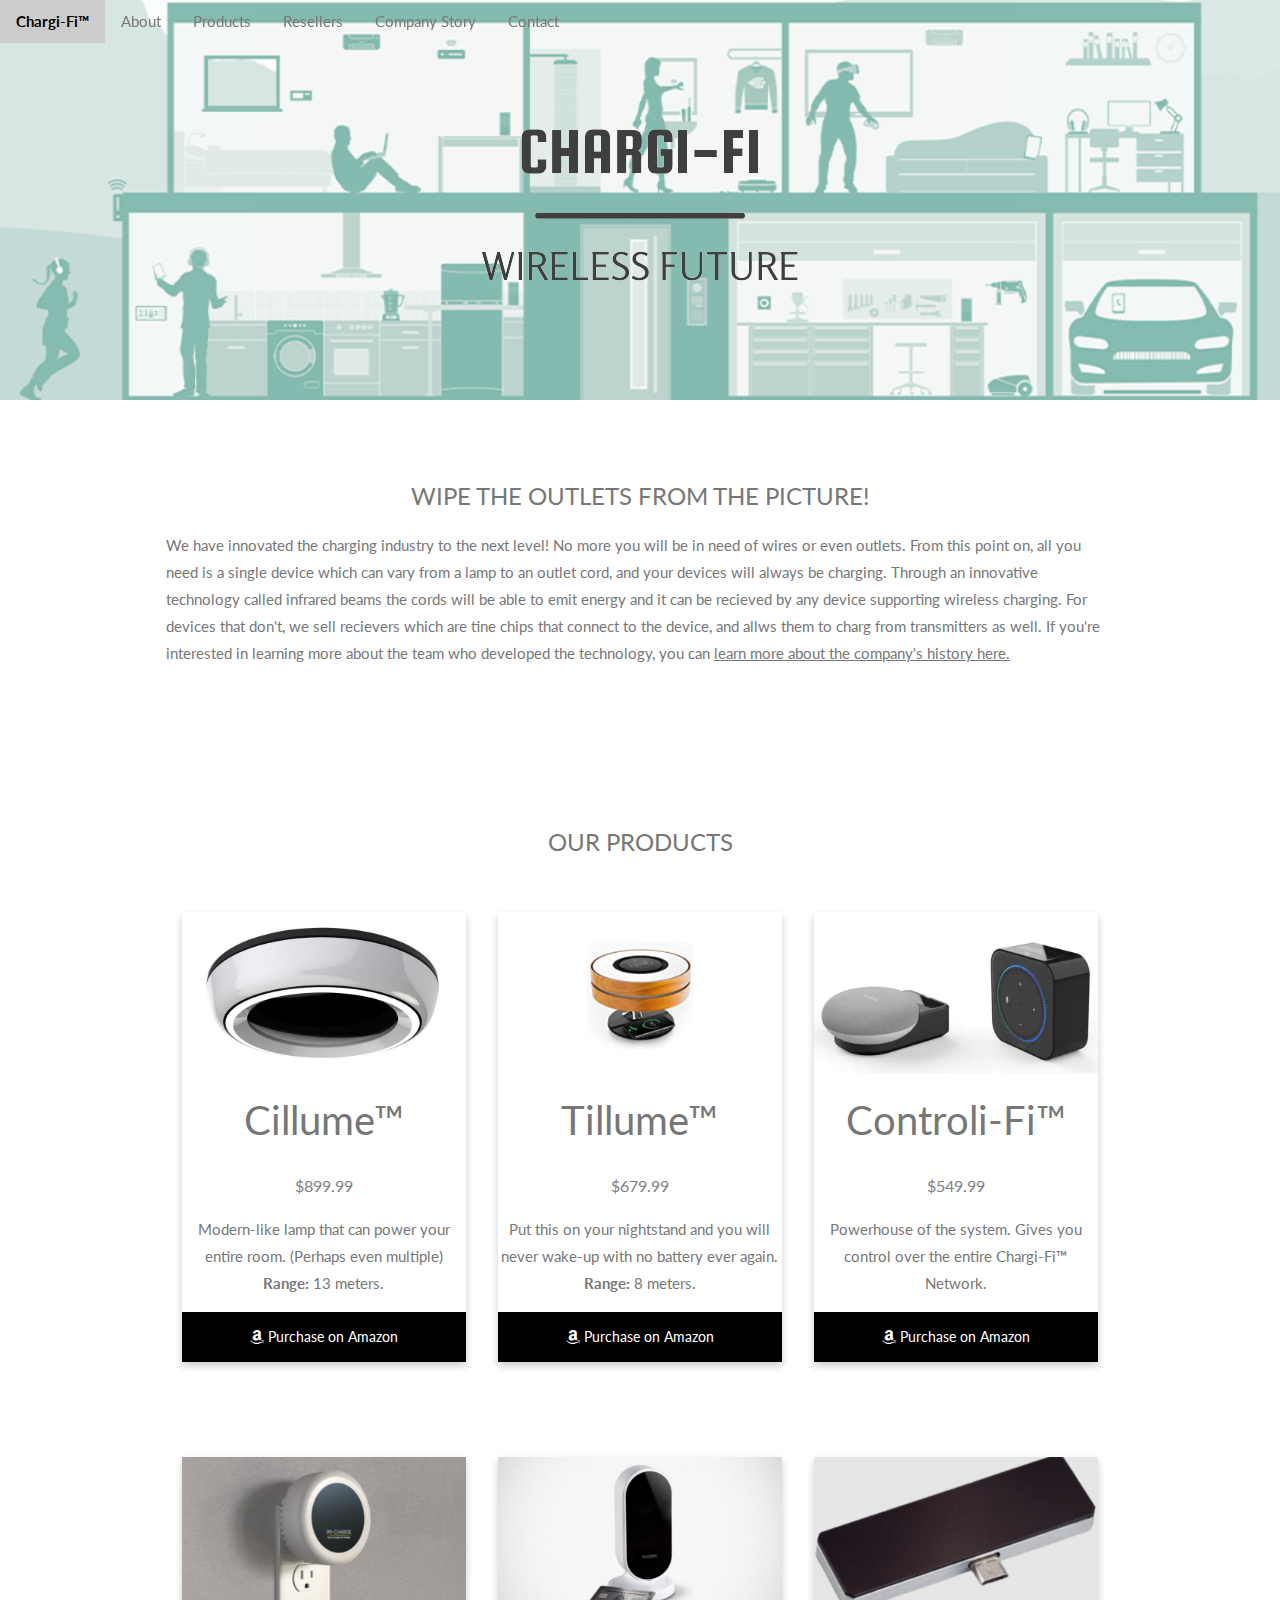
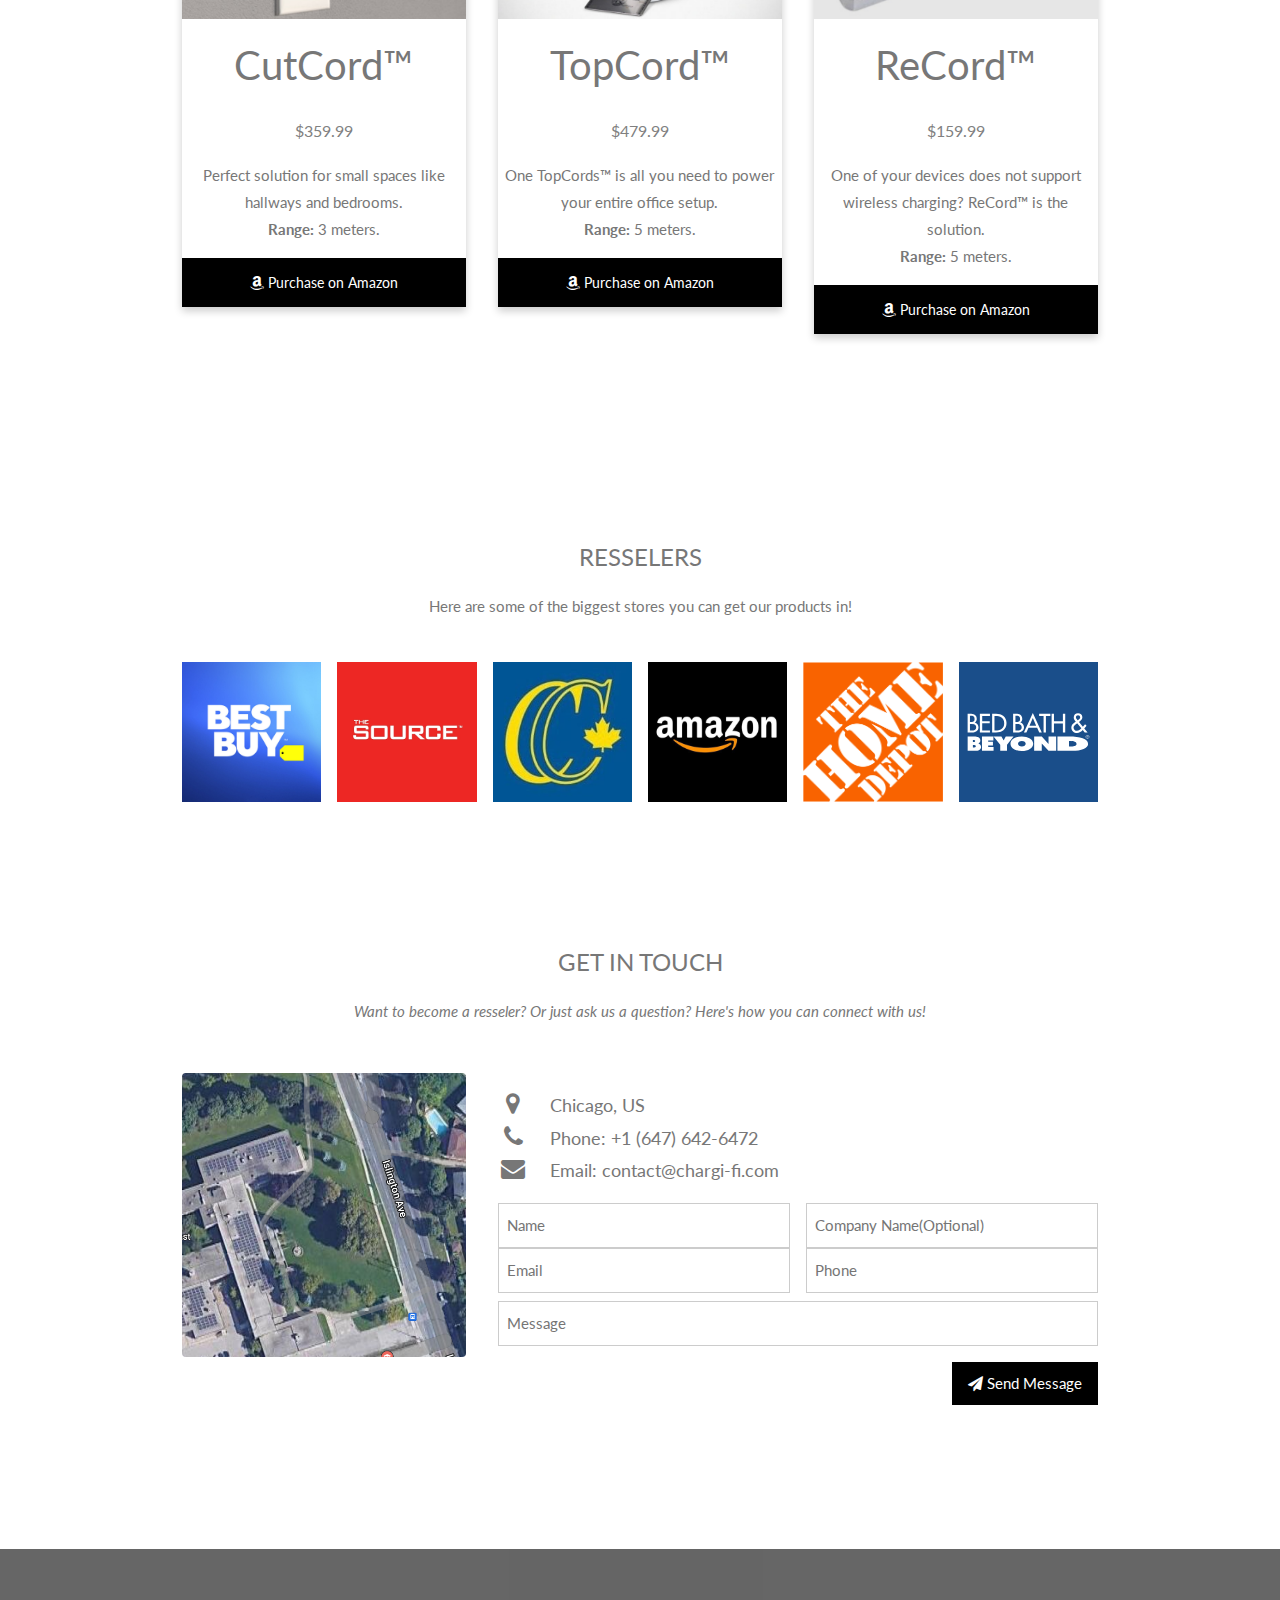
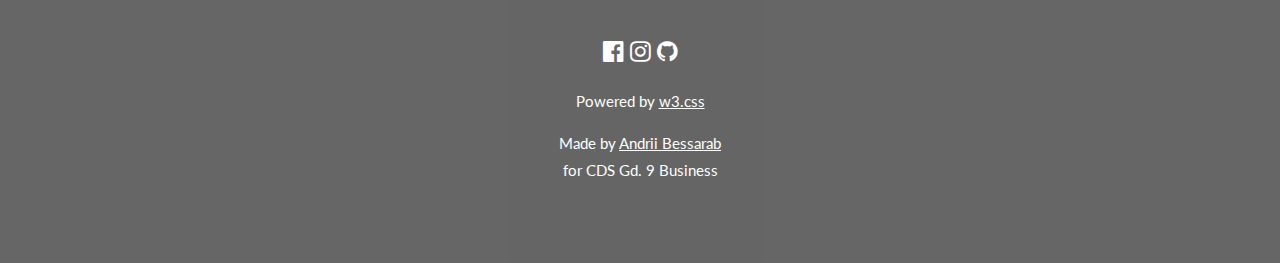
<file: index.html>
<!DOCTYPE html>
<html>
<head>
<title>Chargi-Fi™ | Wireless Future</title>
<link rel="icon" type="image/png" href="./media/logo.png">
<meta charset="UTF-8">
<meta name="viewport" content="width=device-width, initial-scale=1">
<link rel="stylesheet" href="https://www.w3schools.com/w3css/4/w3.css">
<link rel="stylesheet" href="https://fonts.googleapis.com/css?family=Lato">
<link rel="stylesheet" href="https://cdnjs.cloudflare.com/ajax/libs/font-awesome/4.7.0/css/font-awesome.min.css">
<link rel="stylesheet" href="./style.css">
</head>
<body>

<!-- Navbar (sit on top) -->
<div class="w3-top">
  <div class="w3-bar" id="myNavbar">
    <a class="w3-bar-item w3-button w3-hover-black w3-hide-medium w3-hide-large w3-right" href="javascript:void(0);" onclick="toggleFunction()" title="Toggle Navigation Menu">
      <i class="fa fa-bars"></i>
    </a>
    <a href="./index.html" class="w3-bar-item w3-button"><b>Chargi-Fi™</b></a>
    <a href="./index.html#about" class="w3-bar-item w3-button w3-hide-small">About</a>
    <a href="./index.html#products" class="w3-bar-item w3-button w3-hide-small">Products</a>
    <a href="./index.html#resellers" class="w3-bar-item w3-button w3-hide-small">Resellers</a>
    <a href="./company-story.html" class="w3-bar-item w3-button w3-hide-small">Company Story</a>
    <a href="./index.html#contact" class="w3-bar-item w3-button w3-hide-small">Contact</a>
  </div>

  <!-- Navbar on small screens -->
  <div id="navDemo" class="w3-bar-block w3-white w3-hide w3-hide-large w3-hide-medium">
    <a href="./index.html#about" class="w3-bar-item w3-button" onclick="toggleFunction()">About</a>
    <a href="./index.html#products" class="w3-bar-item w3-button" onclick="toggleFunction()">Products</a>
    <a href="./index.html#resellers" class="w3-bar-item w3-button" onclick="toggleFunction()">Resellers</a>
    <a href="./company-story.html" class="w3-bar-item w3-button" onclick="toggleFunction()">Company Story</a>
    <a href="./index.html#contact" class="w3-bar-item w3-button" onclick="toggleFunction()">Contact</a>
  </div>
</div>

<!-- Parallax Image with Logo Text -->
<div class="bgimg-1 w3-display-container w3-opacity-min" id="home">
  <div class="w3-display-middle" style="white-space:nowrap;">
    <img src="./media/logo.png">
  </div>
</div>

<!-- Container (Short Description Section) -->
<div class="w3-content w3-container w3-padding-64" id="about">
  <h3 class="w3-center">WIPE THE OUTLETS FROM THE PICTURE!</h3>
  <p>We have innovated the charging industry to the next level!
    No more you will be in need of wires or even outlets.
    From this point on, all you need is a single device which can vary from a lamp to an outlet cord,
    and your devices will always be charging.  Through an innovative technology called infrared beams
    the cords will be able to emit energy and it can be recieved by any device supporting wireless charging.
    For devices that don't, we sell recievers which are tine chips that connect to the device, and
    allws them to charg from transmitters as well. If you're interested in learning more about the team who developed
    the technology, you can 
    <a href="./company-story.html" class="">learn more about the company's history here.</a></p>
</div>

<!-- Container (Products) -->

<div class="w3-content w3-container w3-padding-64" id="products">
  <h3 class="w3-center">OUR PRODUCTS</h3>

  <div class="w3-row w3-padding-32 w3-section">
    <div class="w3-col m4 w3-container">
      <div class="card">
        <img src="./media/products/ceiling-lamp-transmitter.jpg" alt="Cillume™" style="width:100%">
        <h1>Cillume™</h1>
        <p class="price">$899.99</p>
        <p>Modern-like lamp that can power your entire room. (Perhaps even multiple) <br/> <b>Range:</b> 13 meters.</p>
        <p><button> <i class="fa fa-amazon w3-hover-text-black"></i> Purchase on Amazon</button></p>
      </div>
    </div>
    <div class="w3-col m4 w3-container">
      <div class="card">
        <img src="./media/products/tabletop-lamp-transmitter.jpg" alt="Tillume™" style="width:100%">
        <h1>Tillume™</h1>
        <p class="price">$679.99</p>
        <p>Put this on your nightstand and you will never wake-up with no battery ever again. <br/> <b>Range:</b> 8 meters.</p>
        <p><button> <i class="fa fa-amazon w3-hover-text-black"></i> Purchase on Amazon</button></p>
      </div>
    </div>
    <div class="w3-col m4 w3-container">
      <div class="card">
        <img src="./media/products/control-kit.jpg" alt="Controli-Fi" style="width:100%">
        <h1>Controli-Fi™</h1>
        <p class="price">$549.99</p>
        <p>Powerhouse of the system. Gives you control over the entire Chargi-Fi™ Network.</p>
        <p><button> <i class="fa fa-amazon w3-hover-text-black"></i> Purchase on Amazon</button></p>
      </div>
    </div>
  </div>

  <div class="w3-row w3-padding-32 w3-section">
    <div class="w3-col m4 w3-container">
      <div class="card">
        <img src="./media/products/outlet-transmitter.jpg" alt="CutCord" style="width:100%">
        <h1>CutCord™</h1>
        <p class="price">$359.99</p>
        <p>Perfect solution for small spaces like hallways and bedrooms. <br/> <b>Range:</b> 3 meters.</p>
        <p><button> <i class="fa fa-amazon w3-hover-text-black"></i> Purchase on Amazon</button></p>
      </div>
    </div>
    <div class="w3-col m4 w3-container">
      <div class="card">
        <img src="./media/products/tabletop-transmitter.jpg" alt="TopCord™" style="width:100%">
        <h1>TopCord™</h1>
        <p class="price">$479.99</p>
        <p>One TopCords™ is all you need to power your entire office setup. <br/> <b>Range:</b> 5 meters.</p>
        <p><button> <i class="fa fa-amazon w3-hover-text-black"></i> Purchase on Amazon</button></p>
      </div>
    </div>
    <div class="w3-col m4 w3-container">
      <div class="card">
        <img src="./media/products/reciever.jpg" alt="ReCord™" style="width:100%">
        <h1>ReCord™</h1>
        <p class="price">$159.99</p>
        <p>One of your devices does not support wireless charging? ReCord™ is the solution. <br/> <b>Range:</b> 5 meters.</p>
        <p><button> <i class="fa fa-amazon w3-hover-text-black"></i> Purchase on Amazon</button></p>
      </div>
    </div>
  </div>

</div>

<!-- Container (Resselers) -->
<div class="w3-content w3-container w3-padding-64" id="resellers">
  <h3 class="w3-center">RESSELERS</h3>
  <p class="w3-center">Here are some of the biggest stores you can get our products in!</p><br>

  <!-- Responsive Grid. Four columns on tablets, laptops and desktops. Will stack on mobile devices/small screens (100% width) -->
  <div class="w3-row-padding w3-center">
    <div class="w3-col m2">
      <img src="./media/stores/bestbuy.jpg" style="width:100%" onclick="onClick(this)" class="w3-hover-opacity" alt="Best Buy">
    </div>

    <div class="w3-col m2">
      <img src="./media/stores/thesource.png" style="width:100%" onclick="onClick(this)" class="w3-hover-opacity" alt="The Source">
    </div>

    <div class="w3-col m2">
      <img src="./media/stores/canadacomputers.jpg" style="width:100%" onclick="onClick(this)" class="w3-hover-opacity" alt="Canada Computers">
    </div>

    <div class="w3-col m2">
      <img src="./media/stores/amazon.jpg" style="width:100%" onclick="onClick(this)" class="w3-hover-opacity" alt="Amazon">
    </div>

    <div class="w3-col m2">
      <img src="./media/stores/thehomedepot.png" style="width:100%" onclick="onClick(this)" class="w3-hover-opacity" alt="The Home Depot">
    </div>

    <div class="w3-col m2">
      <img src="./media/stores/bbandbsvg.svg" style="width:100%" onclick="onClick(this)" class="w3-hover-opacity" alt="Bed Bath and Beyond">
    </div>

  </div>
</div>

<!-- Container (Contact Section) -->
<div class="w3-content w3-container w3-padding-64" id="contact">
  <h3 class="w3-center">GET IN TOUCH</h3>
  <p class="w3-center"><em>Want to become a resseler? Or just ask us a question? Here's how you can connect with us!</em></p>

  <div class="w3-row w3-padding-32 w3-section">
    <div class="w3-col m4 w3-container">
      <img src="./media/map.png" class="w3-image w3-round" style="width:100%" alt="Map">
    </div>
    <div class="w3-col m8 w3-panel">
      <div class="w3-large w3-margin-bottom">
        <i class="fa fa-map-marker fa-fw w3-hover-text-black w3-xlarge w3-margin-right"></i> Chicago, US<br>
        <i class="fa fa-phone fa-fw w3-hover-text-black w3-xlarge w3-margin-right"></i> Phone: +1 (647) 642-6472<br>
        <i class="fa fa-envelope fa-fw w3-hover-text-black w3-xlarge w3-margin-right"></i> Email: contact@chargi-fi.com<br>
      </div>
      <form action="/action_page.php" target="_blank">
        <div class="w3-row-padding" style="margin:0 -16px 8px -16px">
          <div class="w3-half">
            <input class="w3-input w3-border" type="text" placeholder="Name" required name="Name">
          </div>
          <div class="w3-half">
            <input class="w3-input w3-border" type="text" placeholder="Company Name(Optional)" name="CompanyName">
          </div>
          <div class="w3-half">
            <input class="w3-input w3-border" type="email" placeholder="Email" required name="Email">
          </div>
          <div class="w3-half">
            <input class="w3-input w3-border" type="tel" placeholder="Phone" required name="Phone">
          </div>
        </div>
        <input class="w3-input w3-border" type="text" placeholder="Message" required name="Message">
        <button class="w3-button w3-black w3-right w3-section" type="submit">
          <i class="fa fa-paper-plane"></i> Send Message
        </button>
      </form>
    </div>
  </div>
</div>

<!-- Footer -->
<footer class="w3-center w3-black w3-padding-64 w3-opacity w3-hover-opacity-off">
  <div class="w3-xlarge w3-section">
    <i class="fa fa-facebook-official w3-hover-opacity"></i>
    <i class="fa fa-instagram w3-hover-opacity"></i>
    <i class="fa fa-github w3-hover-opacity"></i>
  </div>
  <p>Powered by <a href="https://www.w3schools.com/w3css/default.asp" title="W3.CSS" target="_blank" class="w3-hover-text-green">w3.css</a></p>
  <p>Made by <a href="https:/github.com/andriibessarab" title="W3.CSS" target="_blank" class="w3-hover-text-green">Andrii Bessarab</a><br> for CDS Gd. 9 Business</p>
</footer>
 
<script>
// Modal Image Gallery
function onClick(element) {
  document.getElementById("img01").src = element.src;
  document.getElementById("modal01").style.display = "block";
  var captionText = document.getElementById("caption");
  captionText.innerHTML = element.alt;
}

// Change style of navbar on scroll
window.onscroll = function() {myFunction()};
function myFunction() {
    var navbar = document.getElementById("myNavbar");
    if (document.body.scrollTop > 100 || document.documentElement.scrollTop > 100) {
        navbar.className = "w3-bar" + " w3-card" + " w3-animate-top" + " w3-white";
    } else {
        navbar.className = navbar.className.replace(" w3-card w3-animate-top w3-white", "");
    }
}

// Used to toggle the menu on small screens when clicking on the menu button
function toggleFunction() {
    var x = document.getElementById("navDemo");
    if (x.className.indexOf("w3-show") == -1) {
        x.className += " w3-show";
    } else {
        x.className = x.className.replace(" w3-show", "");
    }
}
</script>

</body>
</html>
</file>
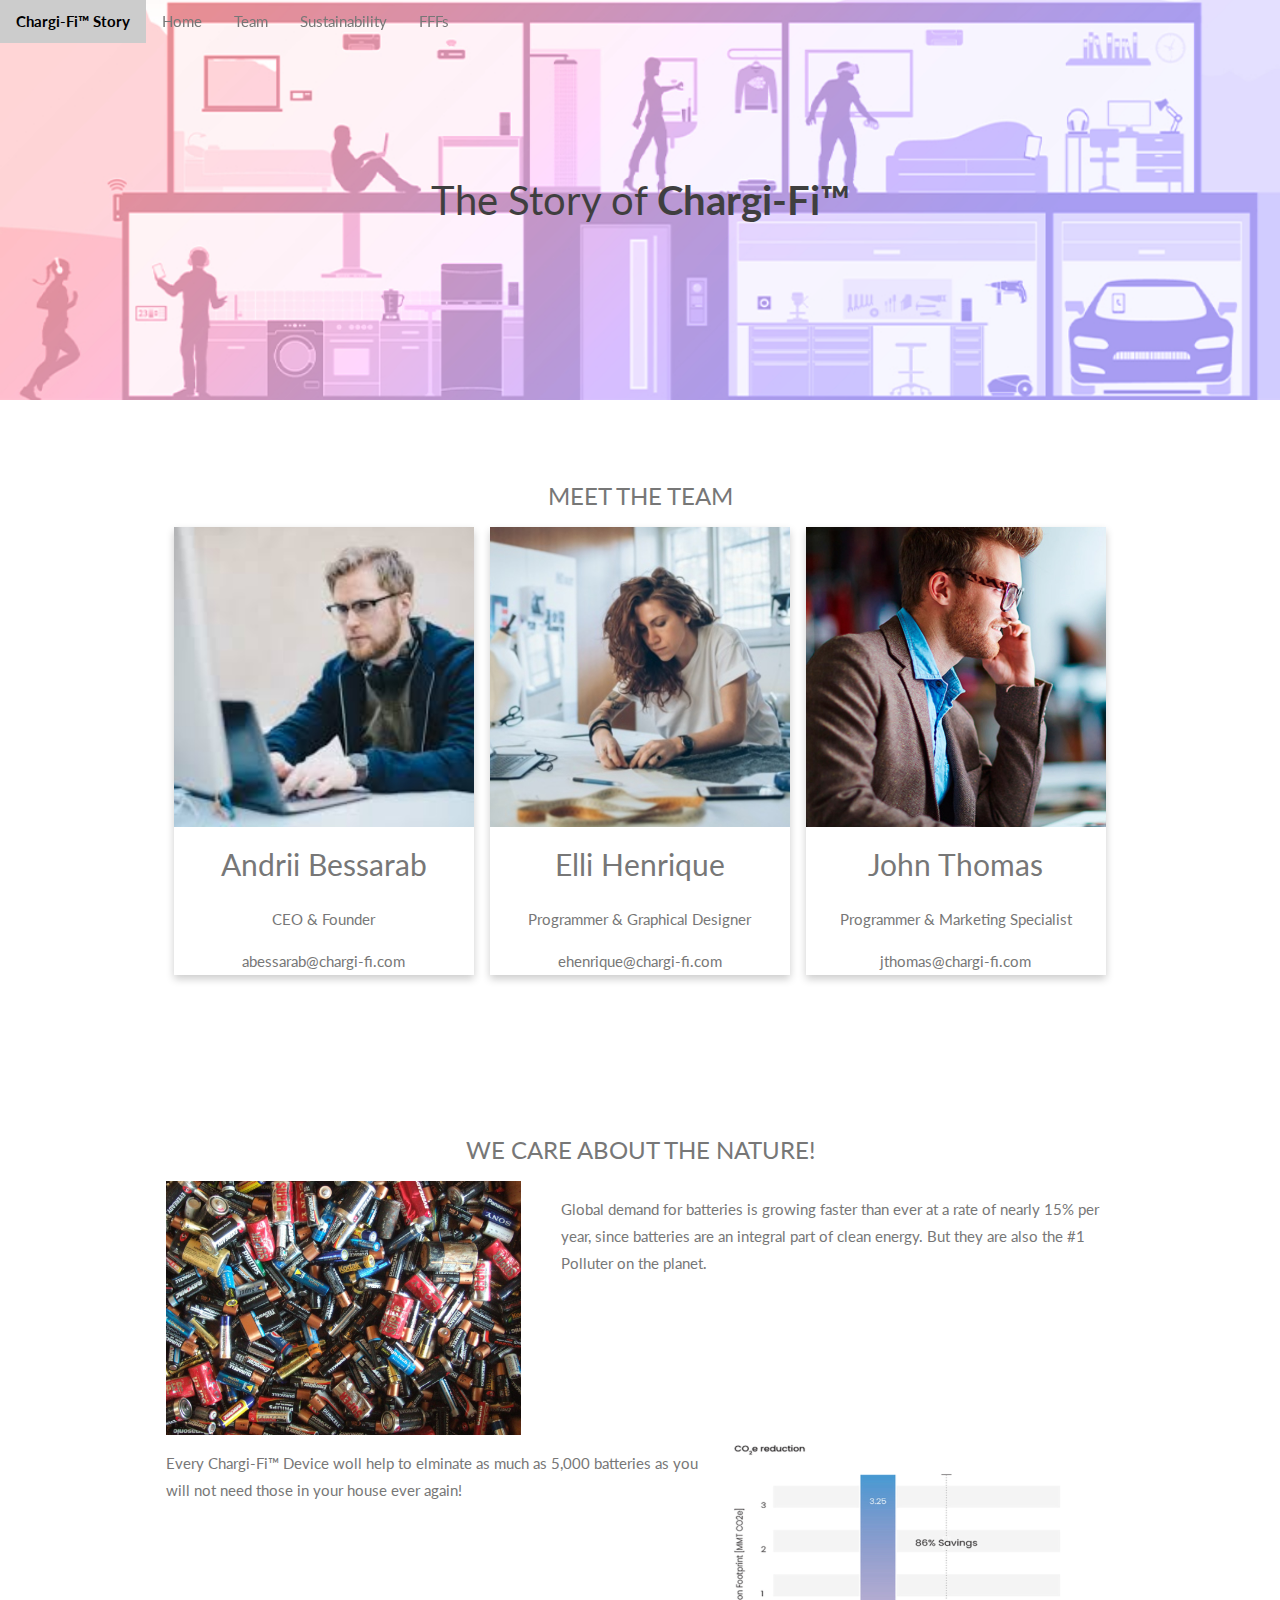
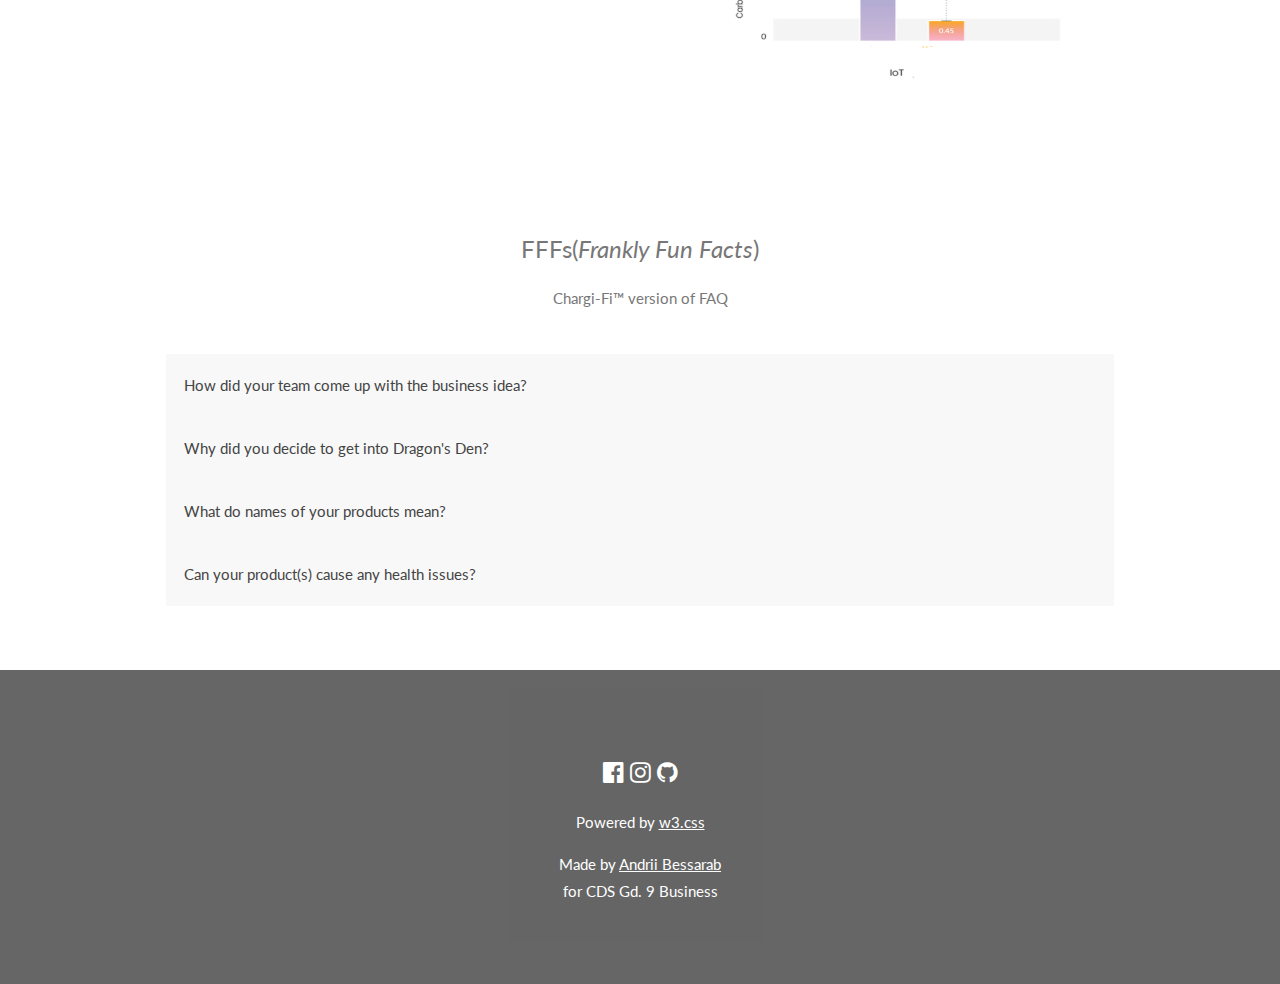
<file: company-story.html>
<!DOCTYPE html>
<html>
<head>
<title>Chargi-Fi™ Story | Wireless Future</title>
<link rel="icon" type="image/png" href="./media/logo.png">
<meta charset="UTF-8">
<meta name="viewport" content="width=device-width, initial-scale=1">
<link rel="stylesheet" href="https://www.w3schools.com/w3css/4/w3.css">
<link rel="stylesheet" href="https://fonts.googleapis.com/css?family=Lato">
<link rel="stylesheet" href="https://cdnjs.cloudflare.com/ajax/libs/font-awesome/4.7.0/css/font-awesome.min.css">
<link rel="stylesheet" href="./style.css">
</head>
<body>

<!-- Navbar (sit on top) -->
<div class="w3-top">
  <div class="w3-bar" id="myNavbar">
    <a class="w3-bar-item w3-button w3-hover-black w3-hide-medium w3-hide-large w3-right" href="javascript:void(0);" onclick="toggleFunction()" title="Toggle Navigation Menu">
      <i class="fa fa-bars"></i>
    </a>
    <a href="./company-story.html" class="w3-bar-item w3-button"><b>Chargi-Fi™ Story</b></a>
    <a href="./index.html" class="w3-bar-item w3-button w3-hide-small">Home</a>
    <a href="./company-story.html#team" class="w3-bar-item w3-button w3-hide-small">Team</a>
    <a href="./company-story.html#sustainability" class="w3-bar-item w3-button w3-hide-small">Sustainability</a>
    <a href="./company-story.html#fff" class="w3-bar-item w3-button w3-hide-small">FFFs</a>
  </div>

  <!-- Navbar on small screens -->
  <div id="navDemo" class="w3-bar-block w3-white w3-hide w3-hide-large w3-hide-medium">
    <a href="./index.html" class="w3-bar-item w3-button" onclick="toggleFunction()">Home</a>
    <a href="./company-story.html" class="w3-bar-item w3-button" onclick="toggleFunction()">Company Story</a>
    <a href="./company-story.html#team" class="w3-bar-item w3-button" onclick="toggleFunction()">Team</a>
    <a href="./company-story.html#sustainability" class="w3-bar-item w3-button" onclick="toggleFunction()">Sustainability</a>
    <a href="./company-story.html#fff" class="w3-bar-item w3-button" onclick="toggleFunction()">FFFs</a>
  </div>
</div>

<!-- Parallax Image with Logo Text -->
<div class="bgimg-2 w3-display-container w3-opacity-min" id="home">
  <div class="w3-display-middle" style="white-space:nowrap;">
    <h1 class="w3-text-black">The Story of <b>Chargi-Fi™</b></h1>
  </div>
</div>

<!-- Container (Team) -->
<div class="w3-content w3-container w3-padding-64" id="team">

  <h3 class="w3-center">MEET THE TEAM</h3>

    <div class="w3-row">
  
      <div class="w3-col m4">
        <div class="card">
          <img src="./media/team/p1.jpg" alt="Andrii Bessara" style="width:100%">
          <div class="container">
            <h2>Andrii Bessarab</h2>
            <p class="title">CEO &amp; Founder</p>
            <p>abessarab@chargi-fi.com</p>
          </div>
        </div>
      </div>

      <div class="w3-col m4">
        <div class="card">
          <img src="./media/team/p2.jpg" alt="Elli Henrique" style="width:100%">
          <div class="container">
            <h2>Elli Henrique</h2>
            <p class="title">Programmer &amp; Graphical Designer </p>
            <p>ehenrique@chargi-fi.com</p>
          </div>
        </div>
      </div>

      <div class="w3-col m4">
        <div class="card">
          <img src="./media/team/p3.jpg" alt="John Thomas" style="width:100%">
          <div class="container">
            <h2>John Thomas</h2>
            <p class="title">Programmer &amp; Marketing Specialist </p>
            <p>jthomas@chargi-fi.com</p>
          </div>
        </div>
      </div>
  
  </div>
</div>

<!-- Container (Sustainability) -->
<div class="w3-content w3-container w3-padding-64" id="sustainability">

  <h3 class="w3-center">WE CARE ABOUT THE NATURE!</h3>

  <div class="w3-row w3-cente">

      <div class="w3-col m5">
        <img src="./media/sustainability/sus1.jpg" alt="Batteries Waste" style="width:90%">
      </div>

      <div class="w3-col m7">
        <p>
         Global demand for batteries is growing faster than ever at a rate of nearly 15% per year, since batteries are an integral part of clean energy.
          But they are also the
          #1 Polluter on the planet.
        </p>
      </div>
  
  </div>

  <div class="w3-row w3-cente">

    <div class="w3-col m7">
      <p>Every Chargi-Fi™ Device woll help to elminate as much as 5,000 batteries as you will not need those in your house ever again!
      </p>
    </div>
  
    <div class="w3-col m5">
      <img src="./media/sustainability/sus2.jpg" alt="Graph" style="width:90%">
    </div>
  
  </div>

</div>

<!-- Container (FFFs) -->
<div class="w3-content w3-container w3-padding-64" id="fff">

  <h3 class="w3-center">FFFs(<i>Frankly Fun Facts</i>)</h3>
  <p class="w3-center">Chargi-Fi™ version of FAQ</p><br>

  <button class="accordion">How did your team come up with the business idea?</button>
  <div class="panel">
    <p>Initially, back in 2022, the Founder and CEO of the company, Andrii Bessarab, had to take a business class at grade 9 where he was given a task of making a business of his own. That's when he came up with idea for Chargi-Fi™ Corp.</p>
  </div>

  <button class="accordion">Why did you decide to get into Dragon's Den?</button>
  <div class="panel">
    <p>Marketing Specialist of our corporation, John Thomas, calculated the amount of money needed for our company to break throught the market. It was way over what our team had at that point. And one of the best ways for us to get that money was to find an investor. And that's why we went on Dragon's Den. </p>
  </div>

  <button class="accordion">What do names of your products mean?</button>
  <div class="panel">
    <p>Cilliume™ comes from words ceiling and illium(meaning ceiling light) <br/>
      Tillume™ comes from tabletop and illium(meaning tabletop light) <br/>
      CutCord™ comes from cut and cord(meaning outlet cord) <br/>
      TopCord™ comes from tabletop and cord(meaning tabletop cord) <br/>
      ReCord™ comes from reciever and cord(meaning recieving cord) </p>
    </p>
  </div>

  <button class="accordion">Can your product(s) cause any health issues?</button>
  <div class="panel">
    <p>If that was the case, we would be allowed to sell our products on the market. We went through a lot of testing, and we officially comply with UL, CE, FDA and international safety standards. So don't worry, you're safe! </p>
  </div>

</div>


<!-- Footer -->
<footer class="w3-center w3-black w3-padding-64 w3-opacity w3-hover-opacity-off">
  <div class="w3-xlarge w3-section">
    <i class="fa fa-facebook-official w3-hover-opacity"></i>
    <i class="fa fa-instagram w3-hover-opacity"></i>
    <i class="fa fa-github w3-hover-opacity"></i>
  </div>
  <p>Powered by <a href="https://www.w3schools.com/w3css/default.asp" title="W3.CSS" target="_blank" class="w3-hover-text-green">w3.css</a></p>
  <p>Made by <a href="https:/github.com/andriibessarab" title="W3.CSS" target="_blank" class="w3-hover-text-green">Andrii Bessarab</a><br> for CDS Gd. 9 Business</p>
</footer>
 
<script>
// Modal Image Gallery
function onClick(element) {
  document.getElementById("img01").src = element.src;
  document.getElementById("modal01").style.display = "block";
  var captionText = document.getElementById("caption");
  captionText.innerHTML = element.alt;
}

// Change style of navbar on scroll
window.onscroll = function() {myFunction()};
function myFunction() {
    var navbar = document.getElementById("myNavbar");
    if (document.body.scrollTop > 100 || document.documentElement.scrollTop > 100) {
        navbar.className = "w3-bar" + " w3-card" + " w3-animate-top" + " w3-white";
    } else {
        navbar.className = navbar.className.replace(" w3-card w3-animate-top w3-white", "");
    }
}

// Used to toggle the menu on small screens when clicking on the menu button
function toggleFunction() {
    var x = document.getElementById("navDemo");
    if (x.className.indexOf("w3-show") == -1) {
        x.className += " w3-show";
    } else {
        x.className = x.className.replace(" w3-show", "");
    }
}

//Accardion
var acc = document.getElementsByClassName("accordion");
var i;

for (i = 0; i < acc.length; i++) {
  acc[i].addEventListener("click", function() {
    /* Toggle between adding and removing the "active" class,
    to highlight the button that controls the panel */
    this.classList.toggle("active");

    /* Toggle between hiding and showing the active panel */
    var panel = this.nextElementSibling;
    if (panel.style.display === "block") {
      panel.style.display = "none";
    } else {
      panel.style.display = "block";
    }
  });
}
</script>

</body>
</html>
</file>
<file: style.css>
body,h1,h2,h3,h4,h5,h6 {font-family: "Lato", sans-serif;}
body, html {
  height: 100%;
  color: #777;
  line-height: 1.8;
}

h1 {
  font-size: 40px;
}
/* Create a Parallax Effect */
.bgimg-1, .bgimg-2, .bgimg-3 {
  background-attachment: fixed;
  background-position: center;
  background-repeat: no-repeat;
  background-size: cover;
}

/* First image (Logo. Full height) */
.bgimg-1 {
  background-image: url('./media/header-image.jpg');
  min-height: 100%;
}

/* Second image (Logo. Full height) */
.bgimg-2 {
  background-image: url('./media/header-image-2.jpg');
  min-height: 100%;
}

/* Product Card */
.card {
    box-shadow: 0 4px 8px 0 rgba(0, 0, 0, 0.2);
    max-width: 300px;
    margin: auto;
    text-align: center;
    font-family: "Lato";
}
  
.price {
    color: grey;
    font-size: 16px;
}
  
.card button {
    border: none;
    outline: 0;
    padding: 12px;
    color: white;
    background-color: #000;
    text-align: center;
    cursor: pointer;
    width: 100%;
    font-size: 14px;
}
  
.card button:hover {
    opacity: 0.7;
}

/* Style the buttons that are used to open and close the accordion panel */
.accordion {
  background-color: rgb(248, 248, 248);
  color: #444;
  cursor: pointer;
  padding: 18px;
  width: 100%;
  text-align: left;
  border: none;
  outline: none;
  transition: 0.4s;
}

/* Add a background color to the button if it is clicked on (add the .active class with JS), and when you move the mouse over it (hover) */
.active, .accordion:hover {
  background-color: rgb(196, 196, 196);
}

/* Style the accordion panel. Note: hidden by default */
.panel {
  padding: 0 18px;
  background-color: white;
  display: none;
  overflow: hidden;
}

.w3-wide {letter-spacing: 10px;}
.w3-hover-opacity {cursor: pointer;}


/* Turn off parallax scrolling for tablets and phones */
@media only screen and (max-device-width: 1600px) {
  .bgimg-1, .bgimg-2, .bgimg-3 {
    background-attachment: scroll;
    min-height: 400px;
  }
}
</file>
